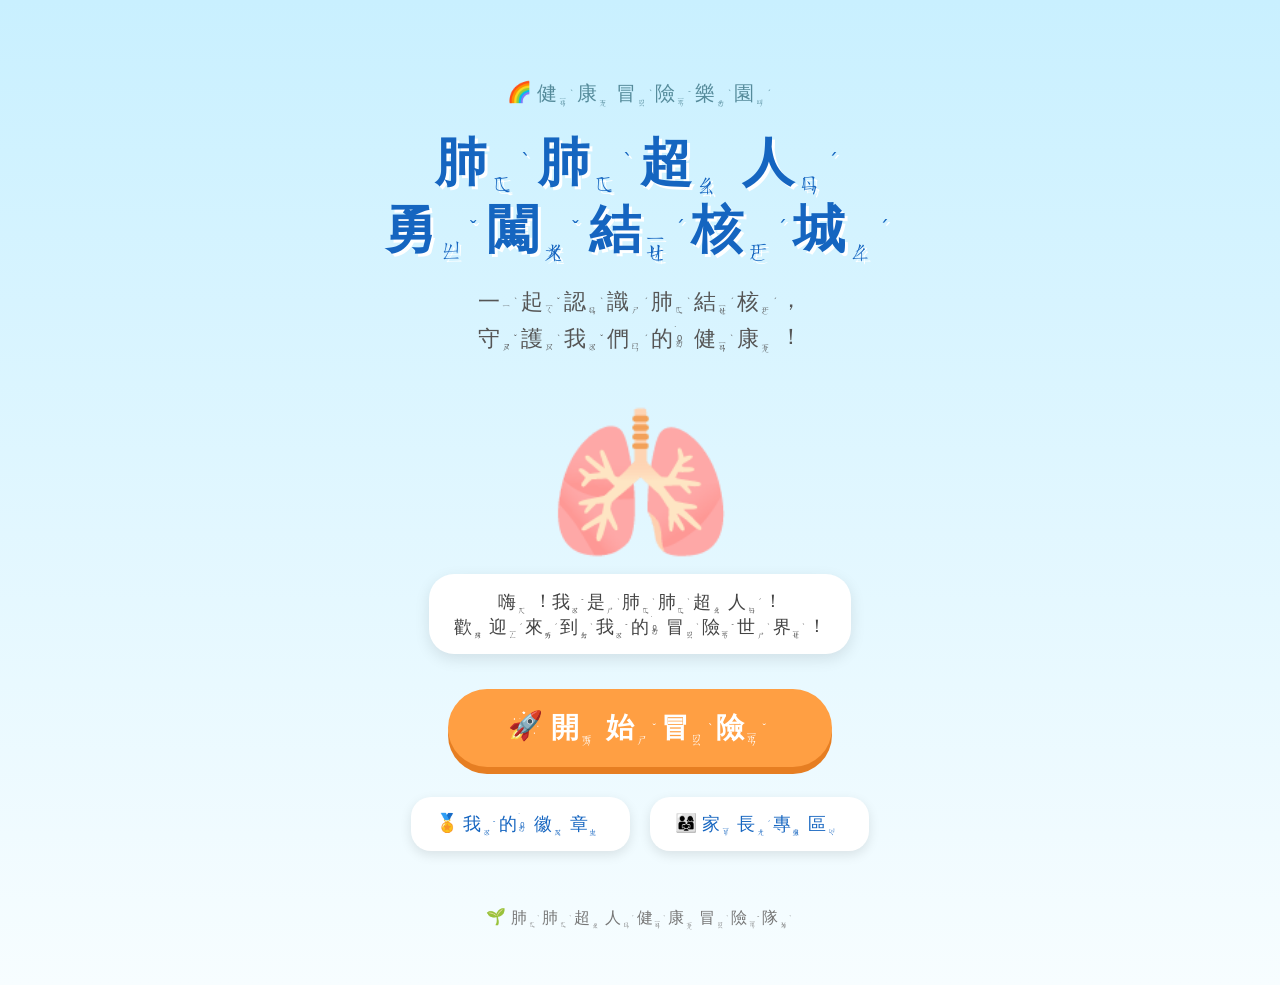
<file: index.html>
<!DOCTYPE html>
<html lang="zh-Hant">

<head>

    <meta charset="UTF-8">

    <meta name="viewport" content="width=device-width, initial-scale=1.0">

    <title>肺肺超人勇闖結核城</title>

    <link rel="stylesheet" href="css/style.css">

</head>

<body>

    <!-- 首頁 -->

    <main class="home">

        <!-- 標題 -->

        <section class="title-area">

            <p class="small-title">🌈 健康冒險樂園</p>

            <h1>肺肺超人<br>勇闖結核城</h1>

            <p class="subtitle">
                一起認識肺結核，<br>
                守護我們的健康！
            </p>

        </section>


        <!-- 肺肺超人 -->

        <section class="hero">

            <div class="lung-character">
                🫁
            </div>

            <div class="speech">
                嗨！我是肺肺超人！<br>
                歡迎來到我的冒險世界！
            </div>

        </section>


        <!-- 開始按鈕 -->

        <section class="start-area">

            <button class="start-button" onclick="startGame()">
                🚀 開始冒險
            </button>

        </section>


        <!-- 功能按鈕 -->

        <section class="menu">

            <button class="menu-button">
                🏅 我的徽章
            </button>

            <button class="menu-button">
                👨‍👩‍👧 家長專區
            </button>

        </section>


        <!-- 底部 -->

        <footer>

            <p>🌱 肺肺超人健康冒險隊</p>

        </footer>

    </main>


    <script src="js/script.js"></script>
<script src="js/zhuyin-data.js"></script>
<script src="js/zhuyin.js"></script>



</body>

</html>
</file>
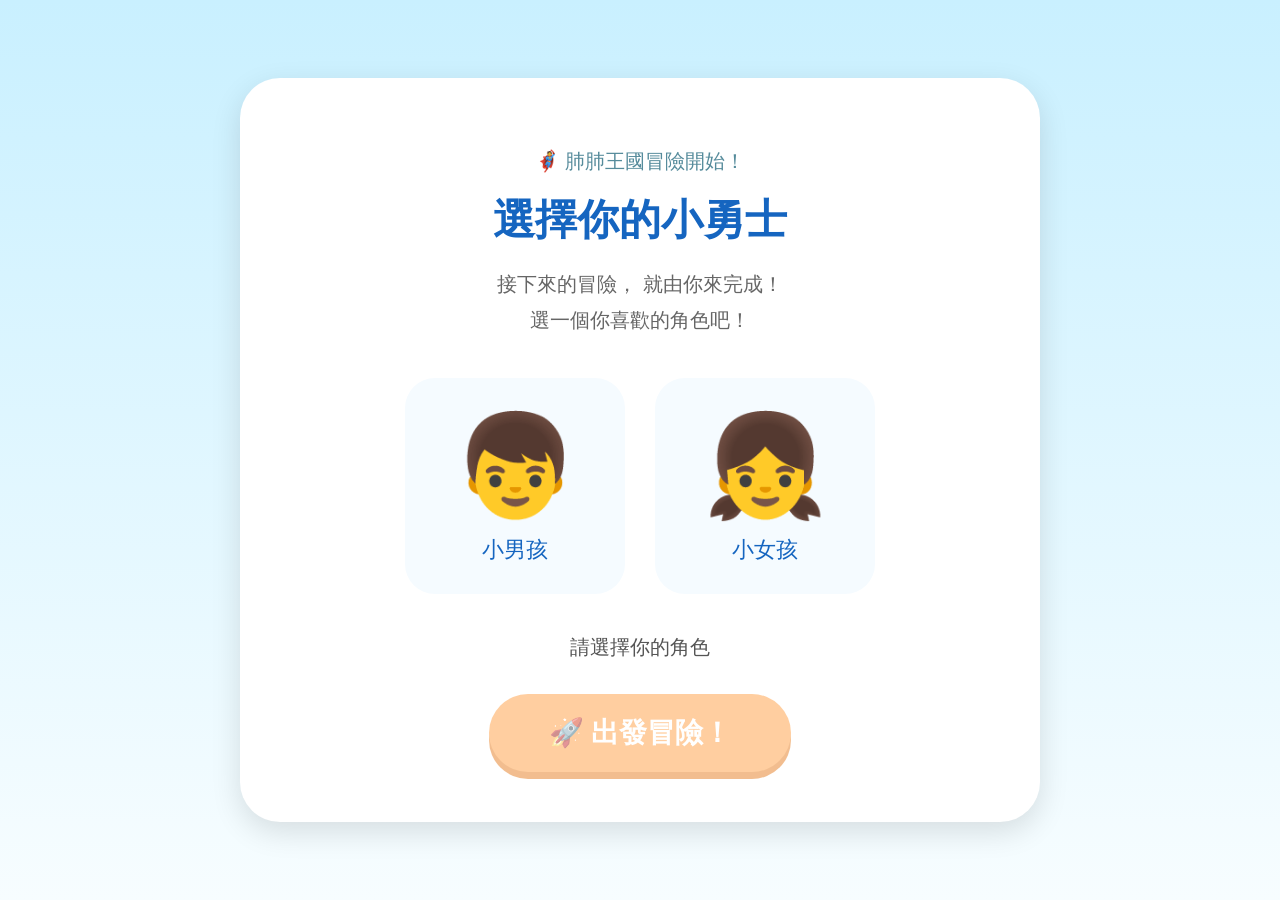
<file: character.html>
<!DOCTYPE html>
<html lang="zh-Hant">

<head>

    <meta charset="UTF-8">

    <meta
        name="viewport"
        content="width=device-width, initial-scale=1.0"
    >

    <title>選擇小勇士</title>

    <link rel="stylesheet" href="css/style.css">

</head>


<body>

    <main class="character-page">

        <div class="character-card">

            <p class="small-title">
                🦸 肺肺王國冒險開始！
            </p>


            <h1>
                選擇你的小勇士
            </h1>


            <p class="character-intro">

                接下來的冒險，
                就由你來完成！

                <br>

                選一個你喜歡的角色吧！

            </p>


            <div class="character-options">


                <!-- 男孩 -->

                <button
                    class="character-choice"
                    onclick="selectCharacter('boy')"
                >

                    <div class="character-icon">
                        👦
                    </div>

                    <div>
                        小男孩
                    </div>

                </button>


                <!-- 女孩 -->

                <button
                    class="character-choice"
                    onclick="selectCharacter('girl')"
                >

                    <div class="character-icon">
                        👧
                    </div>

                    <div>
                        小女孩
                    </div>

                </button>


            </div>


            <div
                id="selected-message"
                class="selected-message"
            >

                請選擇你的角色

            </div>


            <button
                id="confirm-button"
                class="start-button"
                onclick="confirmCharacter()"
                disabled
            >

                🚀 出發冒險！

            </button>


        </div>

    </main>


    <script src="js/script.js"></script>

<script src="js/zhuyin.js"></script>

</body>

</html>
</file>
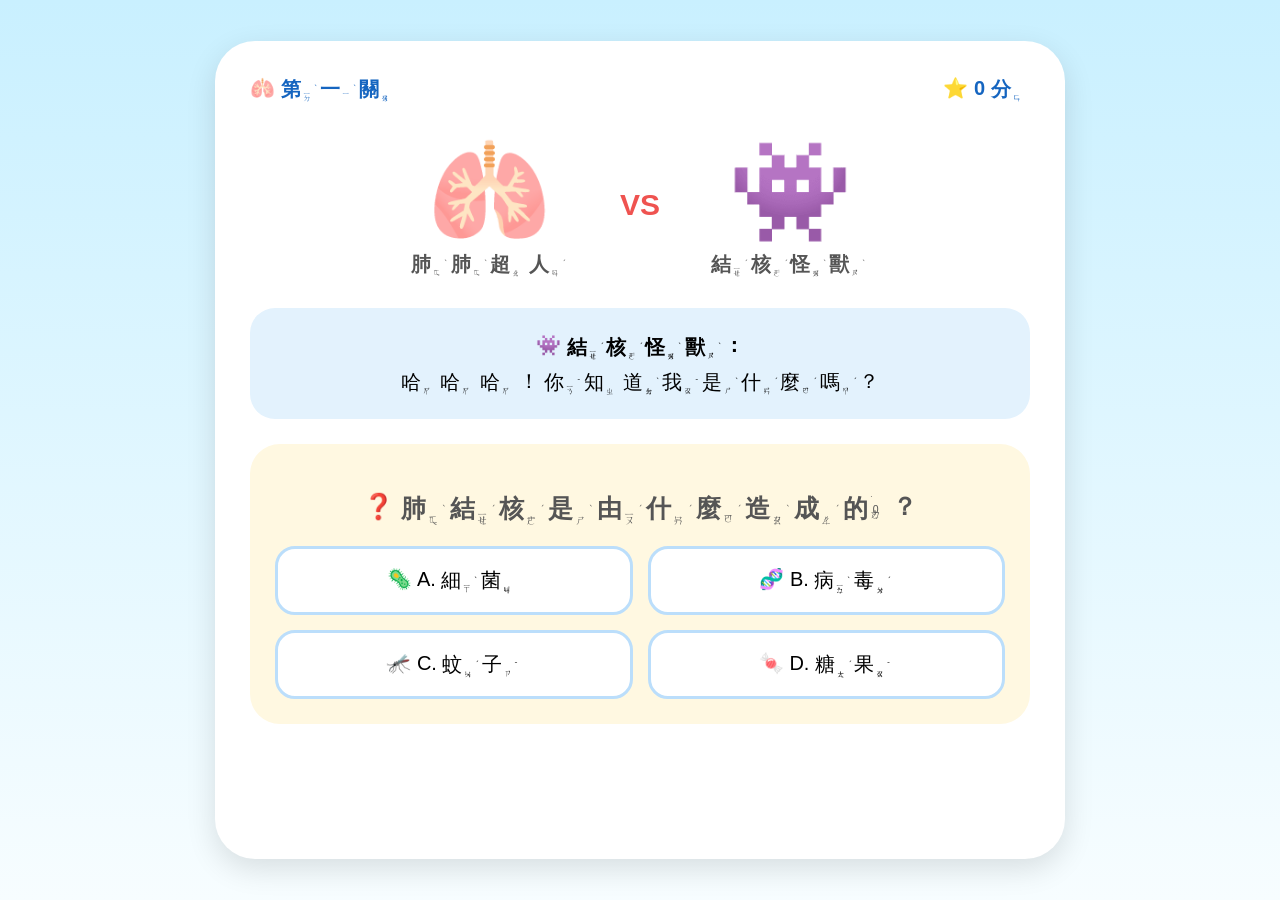
<file: level1.html>
<!DOCTYPE html>
<html lang="zh-Hant">

<head>

    <meta charset="UTF-8">

    <meta
        name="viewport"
        content="width=device-width, initial-scale=1.0"
    >

    <title>第一關｜認識肺結核</title>

    <link rel="stylesheet" href="css/style.css">

</head>


<body>

    <main class="game-page">

        <div class="game-card">


            <!-- 上方資訊 -->

            <div class="game-header">

                <span>
                    🫁 第一關
                </span>

                <span id="score">
                    ⭐ 0 分
                </span>

            </div>


            <!-- 角色 -->

            <div class="game-characters">

                <div class="game-character">

                    <div class="character-big">
                        🫁
                    </div>

                    <div class="character-name">
                        肺肺超人
                    </div>

                </div>


                <div class="game-vs">
                    VS
                </div>


                <div class="game-character">

                    <div
                        id="monster"
                        class="character-big monster-character"
                    >
                        👾
                    </div>

                    <div class="character-name">
                        結核怪獸
                    </div>

                </div>

            </div>


            <!-- 對話 -->

            <div class="game-message">

                <strong>
                    👾 結核怪獸：
                </strong>

                <br>

                哈哈哈！
                你知道我是什麼嗎？

            </div>


            <!-- 題目 -->

            <div class="question-box">

                <h2>
                    ❓ 肺結核是由什麼造成的？
                </h2>


                <div class="answer-options">


                    <button
                        class="answer"
                        onclick="checkAnswer('bacteria')"
                    >

                        🦠 A. 細菌

                    </button>


                    <button
                        class="answer"
                        onclick="checkAnswer('virus')"
                    >

                        🧬 B. 病毒

                    </button>


                    <button
                        class="answer"
                        onclick="checkAnswer('mosquito')"
                    >

                        🦟 C. 蚊子

                    </button>


                    <button
                        class="answer"
                        onclick="checkAnswer('candy')"
                    >

                        🍬 D. 糖果

                    </button>


                </div>

            </div>


            <!-- 回饋 -->

            <div
                id="feedback"
                class="feedback"
            ></div>


            <!-- 下一步 -->

            <button
                id="next-button"
                class="start-button"
                onclick="finishLevel1()"
                style="display:none;"
            >

                🎉 完成第一關

            </button>


        </div>

    </main>


    <script src="js/script.js"></script>




<script src="js/zhuyin-data.js"></script>
<script src="js/zhuyin.js"></script>


</body>

</html>
</file>
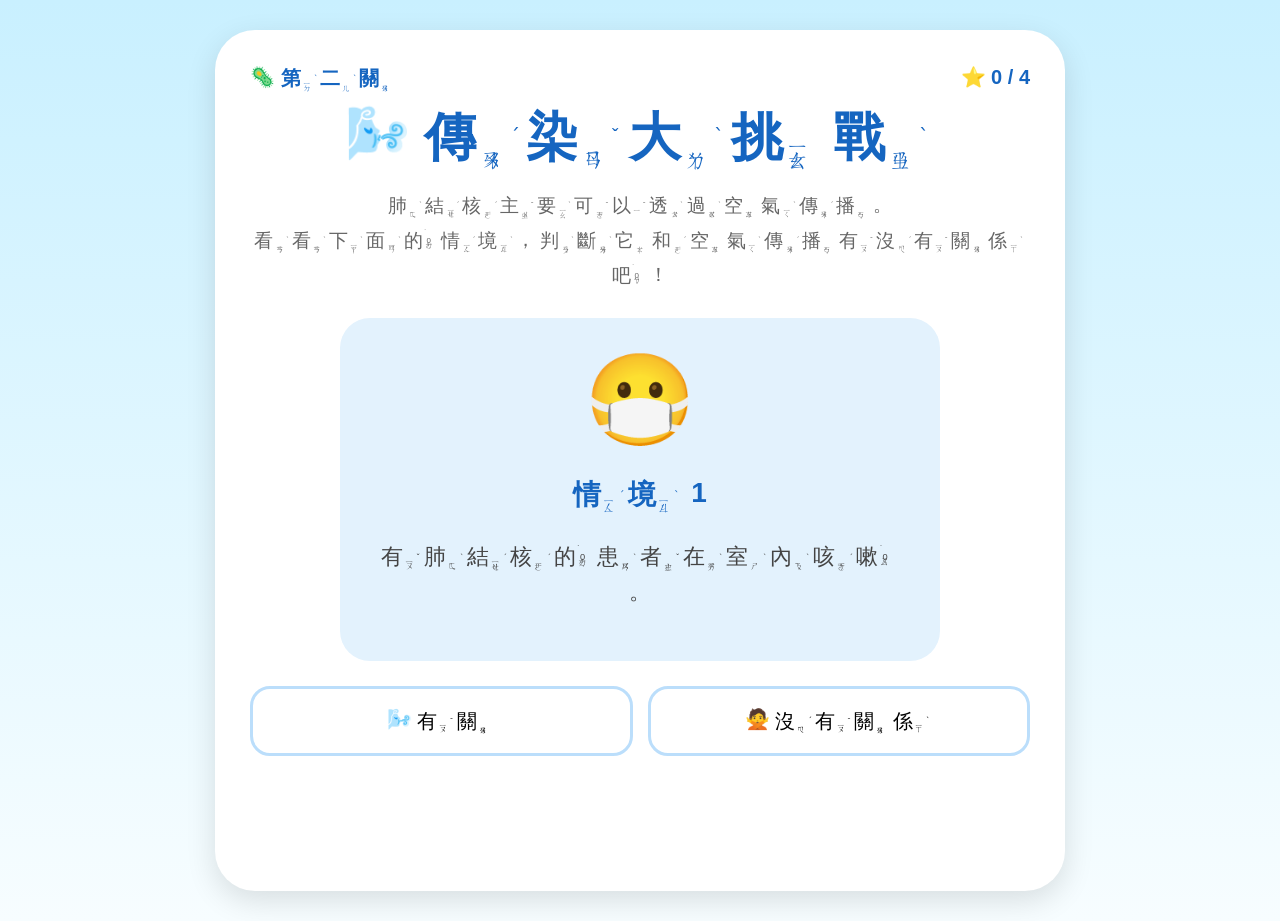
<file: level2.html>
<!DOCTYPE html>
<html lang="zh-Hant">

<head>

    <meta charset="UTF-8">

    <meta
        name="viewport"
        content="width=device-width, initial-scale=1.0"
    >

    <title>第二關｜傳染大挑戰</title>

    <link rel="stylesheet" href="css/style.css">

</head>


<body>

    <main class="game-page">

        <div class="game-card">


            <!-- 標題 -->

            <div class="game-header">

                <span>
                    🦠 第二關
                </span>

                <span id="level2-score">
                    ⭐ 0 / 4
                </span>

            </div>


            <h1>
                🌬️ 傳染大挑戰
            </h1>


            <p class="level-description">

                肺結核主要可以透過空氣傳播。

                <br>

                看看下面的情境，
                判斷它和空氣傳播有沒有關係吧！

            </p>


            <!-- 情境 -->

            <div class="scenario-box">

                <div
                    id="scenario-icon"
                    class="scenario-icon"
                >
                    😷
                </div>


                <h2 id="scenario-title">

                    情境 1

                </h2>


                <p id="scenario-text">

                    有肺結核的患者在室內咳嗽。

                </p>

            </div>


            <!-- 選擇 -->

            <div class="answer-options">


                <button
                    class="answer"
                    onclick="answerLevel2(true)"
                >

                    🌬️ 有關

                </button>


                <button
                    class="answer"
                    onclick="answerLevel2(false)"
                >

                    🙅 沒有關係

                </button>


            </div>


            <!-- 回饋 -->

            <div
                id="level2-feedback"
                class="feedback"
            ></div>


            <!-- 下一題 -->

            <button
                id="next-question"
                class="start-button"
                onclick="nextLevel2Question()"
                style="display:none;"
            >

                👉 下一題

            </button>


            <!-- 完成 -->

            <button
                id="finish-level2"
                class="start-button"
                onclick="finishLevel2()"
                style="display:none;"
            >

                🏅 完成第二關

            </button>


        </div>

    </main>


    <script src="js/script.js"></script>




<script src="js/zhuyin-data.js"></script>
<script src="js/zhuyin.js"></script>


</body>

</html>
</file>
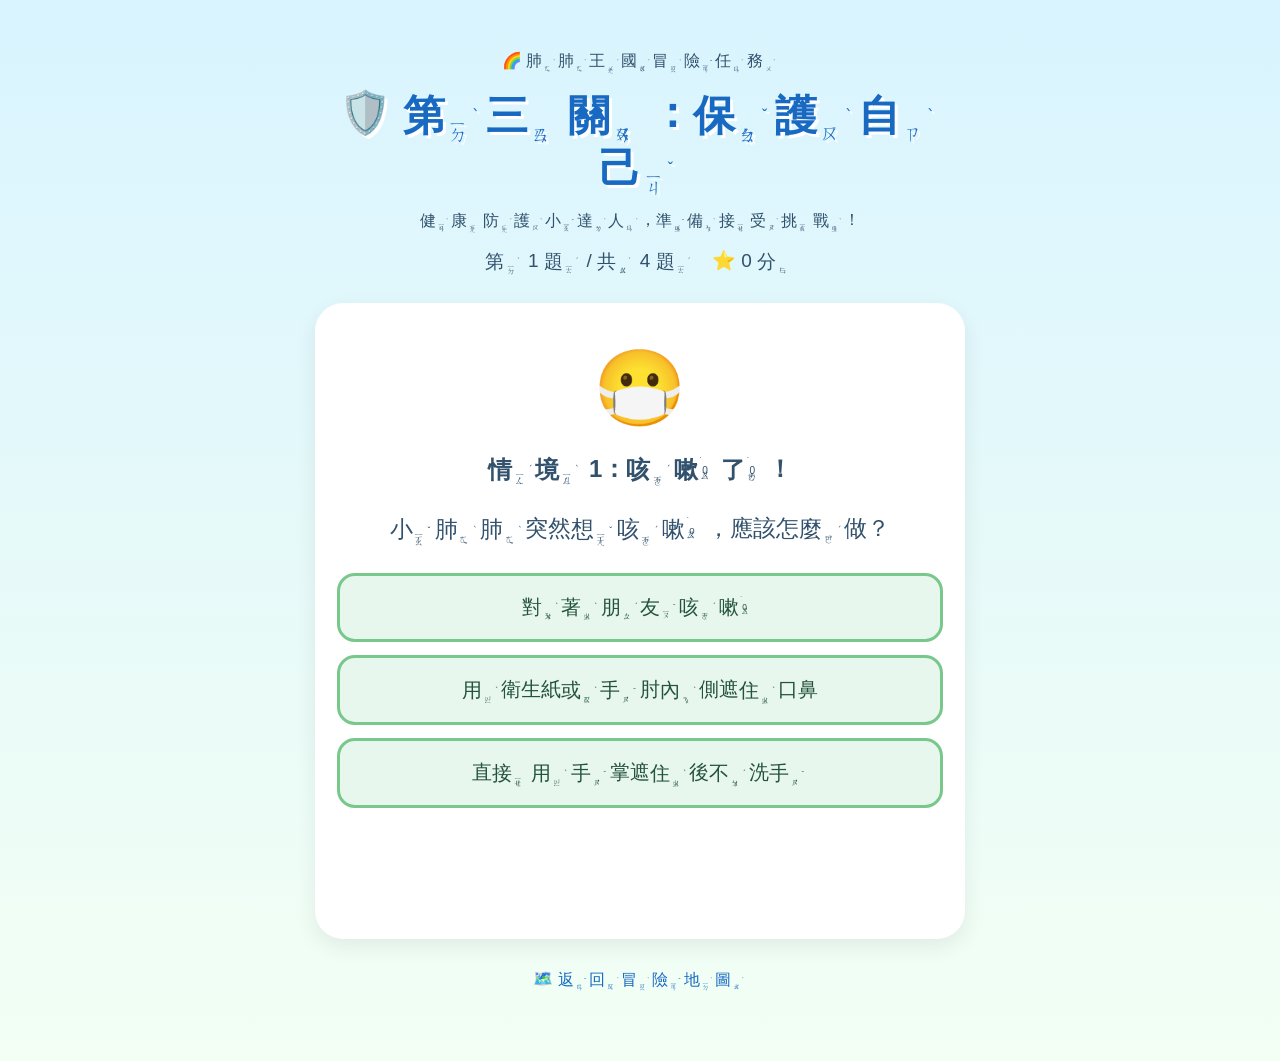
<file: level3.html>
<!DOCTYPE html>
<html lang="zh-Hant">
<head>
  <meta charset="UTF-8">
  <meta name="viewport"
        content="width=device-width, initial-scale=1.0">
  <title>第三關｜保護自己－肺肺王國</title>
  <link rel="stylesheet" href="css/style.css">

  <style>
    .level3-page {
      min-height: 100vh;
      padding: 35px 16px 70px;
      text-align: center;
      background: linear-gradient(#d9f4ff, #f3fff4);
      color: #31516c;
    }

    .level3-container {
      max-width: 650px;
      margin: 0 auto;
    }

    .level3-title {
      color: #1769c2;
      font-size: clamp(28px, 6vw, 42px);
      margin: 15px 0;
    }

    .level3-card {
      background: white;
      border-radius: 28px;
      padding: 30px 22px;
      margin-top: 28px;
      box-shadow: 0 8px 22px #00000012;
    }

    .level3-icon {
      font-size: 75px;
      margin: 12px 0;
    }

    .level3-question {
      font-size: 23px;
      line-height: 1.8;
      margin: 22px 0;
    }

    .level3-answer {
      display: block;
      width: 100%;
      padding: 18px;
      margin: 13px 0;
      background: #e8f7ee;
      border: 3px solid #78c78b;
      border-radius: 18px;
      color: #24533b;
      font-size: 20px;
      cursor: pointer;
    }

    .level3-answer:hover {
      background: #d3f0df;
    }

    .level3-answer:disabled {
      cursor: default;
      opacity: 0.8;
    }

    .level3-feedback {
      min-height: 65px;
      margin: 18px 0;
      font-size: 19px;
      line-height: 1.7;
      font-weight: bold;
    }

    .level3-next {
      display: none;
      padding: 15px 35px;
      background: #ff9f43;
      border: none;
      border-radius: 30px;
      color: white;
      font-size: 21px;
      cursor: pointer;
    }

    .level3-progress {
      font-size: 19px;
      margin-top: 15px;
    }

    .level3-back {
      display: inline-block;
      margin-top: 30px;
      color: #1769c2;
      text-decoration: none;
    }
  </style>
</head>

<body class="level3-page">

  <main class="level3-container">
    <p>🌈 肺肺王國冒險任務</p>

    <h1 class="level3-title">
      🛡️ 第三關：保護自己
    </h1>

    <p>健康防護小達人，準備接受挑戰！</p>

    <div class="level3-progress" id="progress">
      第 1 題 / 共 4 題
    </div>

    <section class="level3-card" id="game-card">
      <div class="level3-icon" id="question-icon">
        😷
      </div>

      <h2 id="question-title">情境 1</h2>

      <p class="level3-question" id="question-text"></p>

      <div id="answer-options"></div>

      <p class="level3-feedback" id="feedback"
         aria-live="polite"></p>

      <button class="level3-next" id="next-button"
              onclick="nextQuestion()">
        下一題 ➡️
      </button>
    </section>

    <a class="level3-back" href="map.html">
      🗺️ 返回冒險地圖
    </a>
  </main>

  <script>
    const questions = [
      {
        icon: "😷",
        title: "情境 1：咳嗽了！",
        text: "小肺肺突然想咳嗽，應該怎麼做？",
        options: [
          "對著朋友咳嗽",
          "用衛生紙或手肘內側遮住口鼻",
          "直接用手掌遮住後不洗手"
        ],
        correct: 1,
        explanation: "咳嗽時要遮住口鼻，使用過的衛生紙要丟進垃圾桶，並清潔雙手。"
      },
      {
        icon: "🌬️",
        title: "情境 2：教室的空氣",
        text: "教室空氣不流通時，哪一個做法比較好？",
        options: [
          "在安全且適合的情況下改善通風",
          "把所有門窗關緊",
          "完全不需要注意空氣"
        ],
        correct: 0,
        explanation: "改善室內通風，有助於降低空氣中病菌累積的風險。"
      },
      {
        icon: "🏥",
        title: "情境 3：身體不舒服",
        text: "如果持續咳嗽、發燒或身體不舒服，應該怎麼辦？",
        options: [
          "一直忍耐，不告訴任何人",
          "自己亂吃藥",
          "告訴家長或照顧者，並尋求醫療協助"
        ],
        correct: 2,
        explanation: "身體不舒服要告訴大人，必要時由醫護人員協助評估。"
      },
      {
        icon: "🛡️",
        title: "情境 4：一起守護健康",
        text: "如果朋友正在接受肺結核治療，我們應該怎麼做？",
        options: [
          "嘲笑朋友，不再和他說話",
          "關心朋友，並遵守醫護人員的防護建議",
          "要求所有人永遠遠離朋友"
        ],
        correct: 1,
        explanation: "肺結核可以治療，我們可以關心朋友，也要遵守醫護人員的防護指示。"
      }
    ];

    let currentQuestion = 0;
    let score = 0;
    let answered = false;

    function showQuestion() {
      const question = questions[currentQuestion];
      answered = false;

      document.getElementById("progress").textContent =
        `第 ${currentQuestion + 1} 題 / 共 ${questions.length} 題　⭐ ${score} 分`;

      document.getElementById("question-icon").textContent =
        question.icon;

      document.getElementById("question-title").textContent =
        question.title;

      document.getElementById("question-text").textContent =
        question.text;

      document.getElementById("feedback").textContent = "";

      document.getElementById("next-button").style.display =
        "none";

      const container =
        document.getElementById("answer-options");

      container.innerHTML = "";

      question.options.forEach((option, index) => {
        const button = document.createElement("button");

        button.className = "level3-answer";
        button.textContent = option;
        button.onclick = () => checkLevel3Answer(index);

        container.appendChild(button);
      });
    }

    function checkLevel3Answer(selected) {
      if (answered) return;

      answered = true;

      const question = questions[currentQuestion];
      const correct = selected === question.correct;

      if (correct) score++;

      document.querySelectorAll(".level3-answer")
        .forEach(button => {
          button.disabled = true;
        });

      const feedback =
        document.getElementById("feedback");

      feedback.textContent =
        (correct ? "🎉 答對了！ " : "💡 一起學習！ ") +
        question.explanation;

      feedback.style.color =
        correct ? "#2e8b57" : "#d46b28";

      document.getElementById("progress").textContent =
        `第 ${currentQuestion + 1} 題 / 共 ${questions.length} 題　⭐ ${score} 分`;

      const nextButton =
        document.getElementById("next-button");

      nextButton.textContent =
        currentQuestion === questions.length - 1
          ? "領取防護盾牌 🛡️"
          : "下一題 ➡️";

      nextButton.style.display = "inline-block";
    }

    function nextQuestion() {
      if (!answered) return;

      currentQuestion++;

      if (currentQuestion < questions.length) {
        showQuestion();
      } else {
        localStorage.setItem("level3Completed", "true");

        alert(
          `🎉 恭喜完成第三關！\n` +
          `你答對 ${score} / 4 題！\n` +
          `獲得健康防護盾牌 🛡️`
        );

        window.location.href = "map.html";
      }
    }

    showQuestion();
  </script>


<script src="js/zhuyin-data.js"></script>
<script src="js/zhuyin.js"></script>



</body>
</html>
</file>
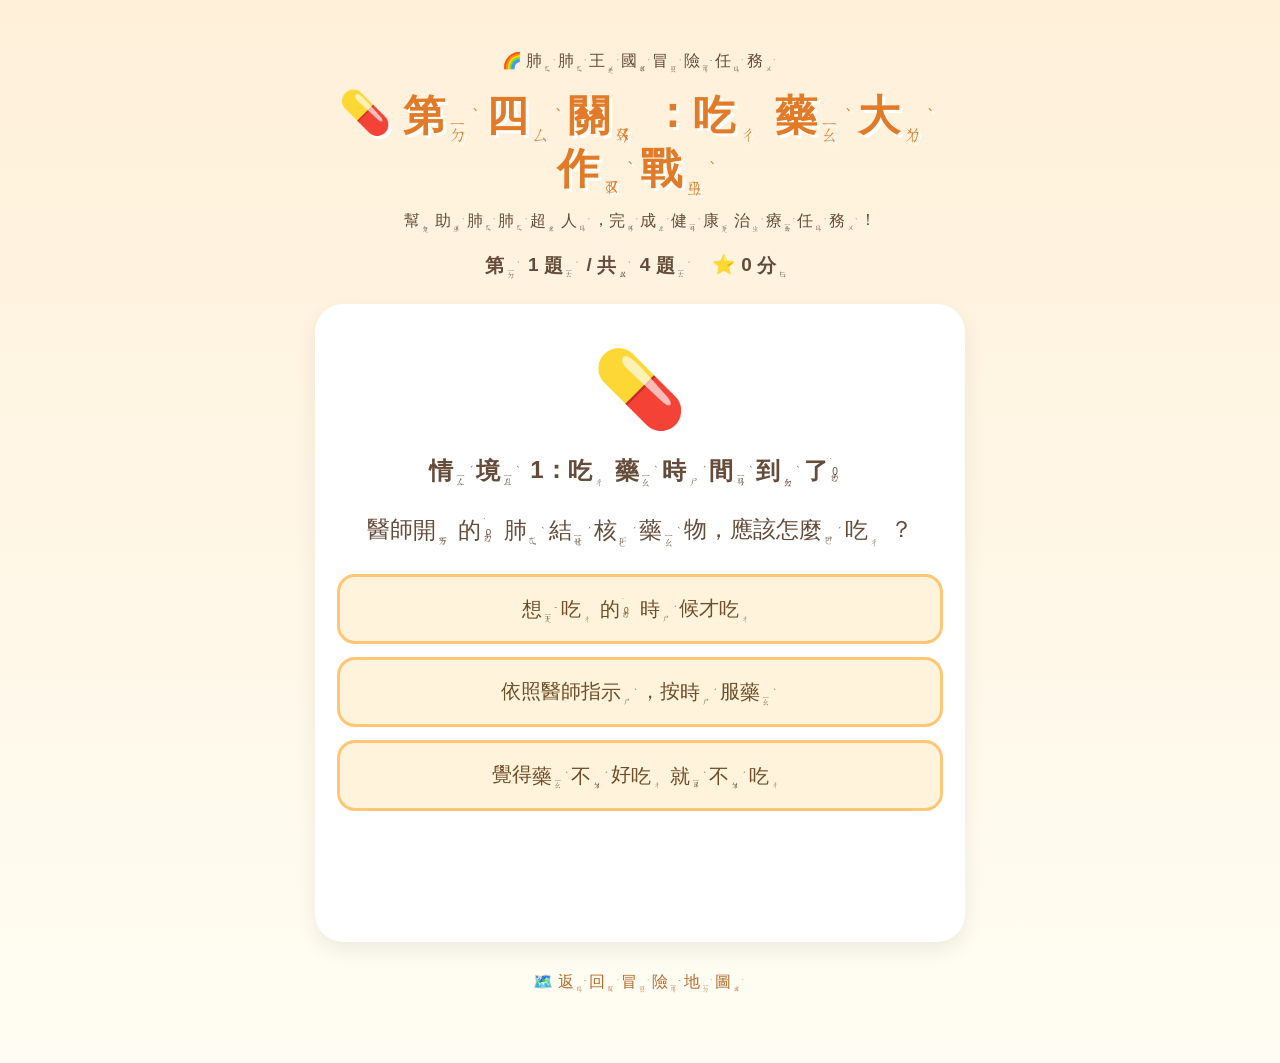
<file: level4.html>
<!DOCTYPE html>
<html lang="zh-Hant">
<head>
  <meta charset="UTF-8">
  <meta name="viewport" content="width=device-width, initial-scale=1.0">
  <title>第四關｜吃藥大作戰－肺肺王國</title>

  <link rel="stylesheet" href="css/style.css">

  <style>
    .level4-page {
      min-height: 100vh;
      padding: 35px 16px 70px;
      background: linear-gradient(#fff0d9, #fffdf3);
      color: #654b39;
      text-align: center;
    }

    .level4-container {
      max-width: 650px;
      margin: 0 auto;
    }

    .level4-title {
      color: #e17b28;
      font-size: clamp(28px, 6vw, 42px);
      margin: 15px 0;
    }

    .level4-progress {
      font-size: 19px;
      margin: 20px 0;
      font-weight: bold;
    }

    .level4-card {
      background: white;
      border-radius: 28px;
      padding: 30px 22px;
      margin-top: 25px;
      box-shadow: 0 8px 22px #00000012;
    }

    .level4-icon {
      font-size: 75px;
      margin: 12px 0;
    }

    .level4-question {
      font-size: 23px;
      line-height: 1.8;
      margin: 22px 0;
    }

    .level4-answer {
      display: block;
      width: 100%;
      padding: 18px;
      margin: 13px 0;
      background: #fff3db;
      border: 3px solid #ffc675;
      border-radius: 18px;
      color: #704d27;
      font-size: 20px;
      cursor: pointer;
    }

    .level4-answer:hover {
      background: #ffe8bc;
    }

    .level4-answer:disabled {
      cursor: default;
      opacity: 0.8;
    }

    .level4-feedback {
      min-height: 65px;
      margin: 18px 0;
      font-size: 19px;
      line-height: 1.7;
      font-weight: bold;
    }

    .level4-next {
      display: none;
      padding: 15px 35px;
      background: #ff9f43;
      border: none;
      border-radius: 30px;
      color: white;
      font-size: 21px;
      cursor: pointer;
    }

    .level4-back {
      display: inline-block;
      margin-top: 30px;
      color: #b66b2d;
      text-decoration: none;
    }
  </style>
</head>

<body class="level4-page">

  <main class="level4-container">

    <p>🌈 肺肺王國冒險任務</p>

    <h1 class="level4-title">
      💊 第四關：吃藥大作戰
    </h1>

    <p>幫助肺肺超人，完成健康治療任務！</p>

    <div class="level4-progress" id="progress">
      第 1 題 / 共 4 題
    </div>

    <section class="level4-card">

      <div class="level4-icon" id="question-icon">
        💊
      </div>

      <h2 id="question-title">情境 1</h2>

      <p class="level4-question" id="question-text"></p>

      <div id="answer-options"></div>

      <p
        class="level4-feedback"
        id="feedback"
        aria-live="polite">
      </p>

      <button
        class="level4-next"
        id="next-button"
        onclick="nextQuestion()">
        下一題 ➡️
      </button>

    </section>

    <a class="level4-back" href="map.html">
      🗺️ 返回冒險地圖
    </a>

  </main>

  <script>
    const questions = [
      {
        icon: "💊",
        title: "情境 1：吃藥時間到了",
        text: "醫師開的肺結核藥物，應該怎麼吃？",
        options: [
          "想吃的時候才吃",
          "依照醫師指示，按時服藥",
          "覺得藥不好吃就不吃"
        ],
        correct: 1,
        explanation:
          "肺結核治療需要規律服藥，應依照醫師及醫療團隊的指示完成治療。"
      },
      {
        icon: "😊",
        title: "情境 2：感覺好多了",
        text: "肺肺超人吃藥一段時間後，覺得不再咳嗽了，應該怎麼做？",
        options: [
          "自己決定停止吃藥",
          "把剩下的藥送給朋友",
          "繼續依照醫師指示服藥"
        ],
        correct: 2,
        explanation:
          "即使症狀改善，也不能自行停藥，應由醫師評估治療進度。"
      },
      {
        icon: "🩺",
        title: "情境 3：吃藥後不舒服",
        text: "如果吃藥後出現不舒服的情況，應該怎麼辦？",
        options: [
          "立刻告訴家長或照顧者，並聯絡醫療團隊",
          "自己偷偷減少藥量",
          "什麼都不說，繼續忍耐"
        ],
        correct: 0,
        explanation:
          "服藥後若有不舒服，要及時告訴大人並聯絡醫療團隊，不要自行調整藥物。"
      },
      {
        icon: "📅",
        title: "情境 4：忘記吃藥了",
        text: "如果發現忘記吃肺結核藥物，應該怎麼做？",
        options: [
          "下一次自己吃雙倍的藥",
          "告訴家長或照顧者，詢問醫療團隊如何處理",
          "以後都不用吃了"
        ],
        correct: 1,
        explanation:
          "漏服藥物時，不要自行補吃雙倍劑量，應依醫療團隊的個別指示處理。"
      }
    ];

    let currentQuestion = 0;
    let score = 0;
    let answered = false;

    function showQuestion() {
      const question = questions[currentQuestion];
      answered = false;

      document.getElementById("progress").textContent =
        `第 ${currentQuestion + 1} 題 / 共 ${questions.length} 題　⭐ ${score} 分`;

      document.getElementById("question-icon").textContent =
        question.icon;

      document.getElementById("question-title").textContent =
        question.title;

      document.getElementById("question-text").textContent =
        question.text;

      document.getElementById("feedback").textContent = "";

      document.getElementById("next-button").style.display =
        "none";

      const container =
        document.getElementById("answer-options");

      container.innerHTML = "";

      question.options.forEach((option, index) => {
        const button = document.createElement("button");

        button.className = "level4-answer";
        button.textContent = option;
        button.onclick = () => checkAnswer(index);

        container.appendChild(button);
      });
    }

    function checkAnswer(selected) {
      if (answered) return;

      answered = true;

      const question = questions[currentQuestion];
      const correct = selected === question.correct;

      if (correct) score++;

      document.querySelectorAll(".level4-answer")
        .forEach(button => {
          button.disabled = true;
        });

      const feedback =
        document.getElementById("feedback");

      feedback.textContent =
        (correct ? "🎉 答對了！ " : "💡 一起學習！ ") +
        question.explanation;

      feedback.style.color =
        correct ? "#2e8b57" : "#d46b28";

      document.getElementById("progress").textContent =
        `第 ${currentQuestion + 1} 題 / 共 ${questions.length} 題　⭐ ${score} 分`;

      const nextButton =
        document.getElementById("next-button");

      nextButton.textContent =
        currentQuestion === questions.length - 1
          ? "領取健康勇士徽章 🏅"
          : "下一題 ➡️";

      nextButton.style.display = "inline-block";
    }

    function nextQuestion() {
      if (!answered) return;

      currentQuestion++;

      if (currentQuestion < questions.length) {
        showQuestion();
      } else {
        localStorage.setItem("level4Completed", "true");

        alert(
          `🎉 恭喜完成第四關！\n` +
          `你答對 ${score} / 4 題！\n` +
          `獲得健康勇士徽章 🏅`
        );

        window.location.href = "map.html";
      }
    }

    showQuestion();
  </script>


<script src="js/zhuyin-data.js"></script>
<script src="js/zhuyin.js"></script>


</body>
</html>
</file>
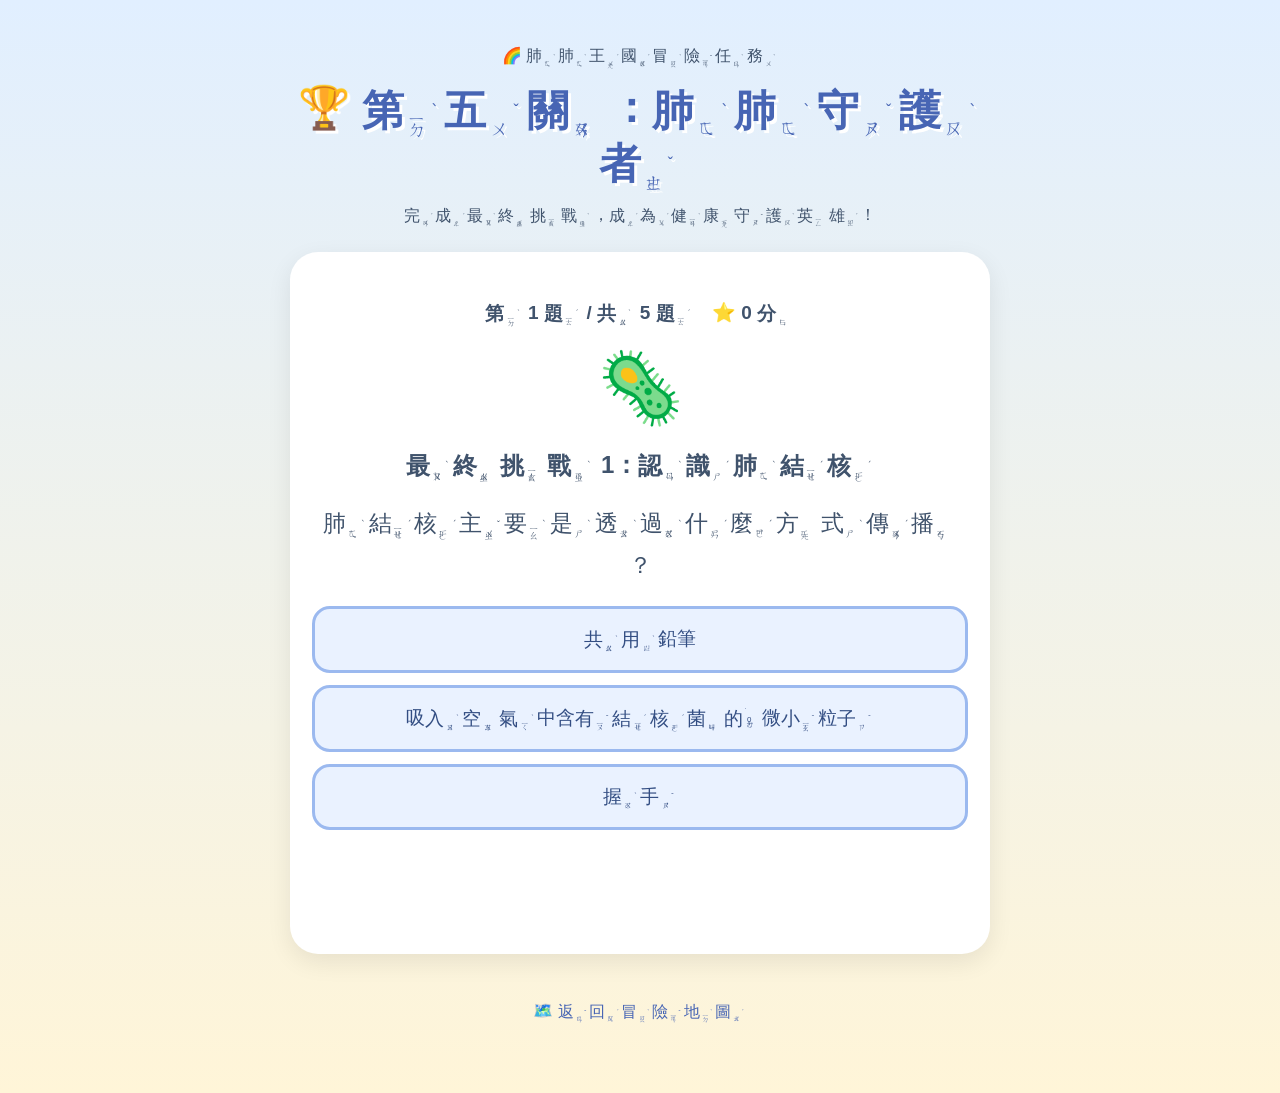
<file: level5.html>
<!DOCTYPE html>
<html lang="zh-Hant">
<head>
  <meta charset="UTF-8">
  <meta name="viewport" content="width=device-width, initial-scale=1.0">
  <title>第五關｜肺肺守護者－肺肺王國</title>
  <link rel="stylesheet" href="css/style.css">

  <style>
    .level5-page {
      min-height: 100vh;
      padding: 30px 16px 70px;
      background: linear-gradient(180deg, #e1efff, #fff5d8);
      color: #40536c;
      text-align: center;
    }

    .level5-container {
      max-width: 700px;
      margin: 0 auto;
    }

    .level5-title {
      color: #4765b4;
      font-size: clamp(28px, 6vw, 42px);
      margin: 15px 0;
    }

    .level5-card {
      background: #ffffff;
      border-radius: 28px;
      padding: 28px 22px;
      margin: 25px auto;
      box-shadow: 0 8px 24px #00000015;
    }

    .level5-icon {
      font-size: 70px;
      margin: 12px 0;
    }

    .level5-progress {
      font-size: 19px;
      font-weight: bold;
      margin: 20px 0;
    }

    .level5-question {
      font-size: 23px;
      line-height: 1.8;
      margin: 20px 0;
    }

    .level5-answer {
      display: block;
      width: 100%;
      margin: 12px 0;
      padding: 17px;
      background: #eaf2ff;
      border: 3px solid #9bb9ef;
      border-radius: 18px;
      color: #334e83;
      font-size: 19px;
      cursor: pointer;
    }

    .level5-answer:hover {
      background: #dceaff;
    }

    .level5-answer:disabled {
      cursor: default;
      opacity: 0.8;
    }

    .level5-feedback {
      min-height: 60px;
      font-size: 19px;
      line-height: 1.7;
      font-weight: bold;
      margin: 18px 0;
    }

    .level5-button {
      padding: 14px 28px;
      background: #ffab4a;
      border: none;
      border-radius: 30px;
      color: white;
      font-size: 20px;
      cursor: pointer;
      margin: 8px;
    }

    #next-button {
      display: none;
    }

    #finish-screen {
      display: none;
    }

    #certificate {
      display: none;
      background: #fffdf4;
      border: 8px double #e2b44f;
      border-radius: 18px;
      padding: 32px 18px;
      margin: 25px auto;
      color: #65502c;
    }

    .certificate-title {
      color: #b57c18;
      font-size: clamp(27px, 6vw, 38px);
    }

    .certificate-name {
      font-size: 30px;
      font-weight: bold;
      color: #4865b4;
      margin: 25px 0;
      overflow-wrap: anywhere;
    }

    .certificate-message {
      font-size: 19px;
      line-height: 1.9;
    }

    .level5-name-input {
      width: 100%;
      max-width: 300px;
      padding: 14px;
      border: 2px solid #a6b8df;
      border-radius: 12px;
      font-size: 20px;
      text-align: center;
    }

    .level5-back {
      display: inline-block;
      margin-top: 22px;
      color: #4765b4;
      text-decoration: none;
    }

    @media print {
      body.level5-page {
        background: white !important;
        padding: 0;
      }

      .level5-container > h1,
      .level5-container > p,
      #game-screen,
      #finish-screen,
      .level5-back,
      #print-button {
        display: none !important;
      }

      #certificate {
        display: block !important;
        box-shadow: none;
        margin: 25px auto;
        break-inside: avoid;
      }
    }
  </style>
</head>

<body class="level5-page">

  <main class="level5-container">

    <p>🌈 肺肺王國冒險任務</p>

    <h1 class="level5-title">
      🏆 第五關：肺肺守護者
    </h1>

    <p>完成最終挑戰，成為健康守護英雄！</p>

    <!-- 最終挑戰遊戲 -->
    <section class="level5-card" id="game-screen">

      <div class="level5-progress" id="progress">
        第 1 題 / 共 5 題
      </div>

      <div class="level5-icon" id="question-icon">
        🦠
      </div>

      <h2 id="question-title">最終挑戰</h2>

      <p class="level5-question" id="question-text"></p>

      <div id="answer-options"></div>

      <p
        class="level5-feedback"
        id="feedback"
        aria-live="polite">
      </p>

      <button
        class="level5-button"
        id="next-button"
        onclick="nextQuestion()">
        下一題 ➡️
      </button>

    </section>

    <!-- 完成畫面 -->
    <section class="level5-card" id="finish-screen">

      <div class="level5-icon">🎉🏅🎉</div>

      <h2>恭喜完成肺肺王國冒險！</h2>

      <p id="final-score"></p>

      <p>你已經學會許多守護健康的知識！</p>

      <p>請輸入你的暱稱，領取專屬證書：</p>

      <input
        class="level5-name-input"
        id="hero-name"
        type="text"
        maxlength="20"
        placeholder="例如：小肺肺"
        aria-label="守護者暱稱"
      >

      <div>
        <button
          class="level5-button"
          onclick="createCertificate()">
          📜 領取守護者證書
        </button>
      </div>

      <button
        class="level5-button"
        onclick="restartGame()">
        🔄 再玩一次
      </button>

    </section>

    <!-- 通關證書 -->
    <section id="certificate" aria-label="肺肺守護者證書">

      <div class="level5-icon">🏆</div>

      <h2 class="certificate-title">
        肺肺守護者證書
      </h2>

      <p>特別頒發給</p>

      <div class="certificate-name" id="certificate-name"></div>

      <p class="certificate-message">
        恭喜你完成肺肺王國的健康冒險！<br>
        學會認識肺結核、預防傳染、<br>
        保護自己及配合治療。<br>
        正式成為<br>
        ⭐ 肺肺王國健康守護英雄 ⭐
      </p>

      <p id="certificate-date"></p>

      <p>🛡️ 健康知識・勇氣・關懷 🛡️</p>

    </section>

    <button
      class="level5-button"
      id="print-button"
      style="display:none"
      onclick="window.print()">
      🖨️ 列印或儲存 PDF
    </button>

    <div>
      <a class="level5-back" href="map.html">
        🗺️ 返回冒險地圖
      </a>
    </div>

  </main>

  <script>
    const questions = [
      {
        icon: "🦠",
        title: "最終挑戰 1：認識肺結核",
        text: "肺結核主要是透過什麼方式傳播？",
        options: [
          "共用鉛筆",
          "吸入空氣中含有結核菌的微小粒子",
          "握手"
        ],
        correct: 1,
        explanation:
          "傳染性肺結核患者可能在咳嗽、說話等活動時，讓結核菌進入空氣，其他人吸入後可能感染。"
      },
      {
        icon: "🌬️",
        title: "最終挑戰 2：健康環境",
        text: "哪一種方式有助於降低肺結核傳播的風險？",
        options: [
          "改善室內通風",
          "把所有窗戶關緊",
          "讓空氣一直不流通"
        ],
        correct: 0,
        explanation:
          "良好的室內通風有助於降低空氣中結核菌累積的風險。"
      },
      {
        icon: "😷",
        title: "最終挑戰 3：咳嗽禮節",
        text: "咳嗽時應該怎麼做？",
        options: [
          "直接對著朋友咳嗽",
          "用衛生紙或手肘內側遮住口鼻",
          "不需要遮住口鼻"
        ],
        correct: 1,
        explanation:
          "咳嗽時應遮住口鼻，使用衛生紙後要正確丟棄並清潔雙手。"
      },
      {
        icon: "💊",
        title: "最終挑戰 4：規律治療",
        text: "肺結核治療期間，感覺好多了，應該怎麼做？",
        options: [
          "自行停藥",
          "把藥送給別人",
          "依照醫師指示繼續治療"
        ],
        correct: 2,
        explanation:
          "即使症狀改善，也不能自行停藥，應依照醫療團隊的指示完成治療。"
      },
      {
        icon: "❤️",
        title: "最終挑戰 5：關心朋友",
        text: "如果朋友正在接受肺結核治療，哪一個做法比較適合？",
        options: [
          "嘲笑或排擠朋友",
          "關心朋友，並遵守醫療團隊的防護建議",
          "要求所有人永遠遠離朋友"
        ],
        correct: 1,
        explanation:
          "肺結核可以治療，我們應該關心朋友，也要遵守醫療團隊的感染防護建議。"
      }
    ];

    let currentQuestion = 0;
    let score = 0;
    let answered = false;

    function showQuestion() {
      const question = questions[currentQuestion];
      answered = false;

      document.getElementById("progress").textContent =
        `第 ${currentQuestion + 1} 題 / 共 ${questions.length} 題　⭐ ${score} 分`;

      document.getElementById("question-icon").textContent =
        question.icon;

      document.getElementById("question-title").textContent =
        question.title;

      document.getElementById("question-text").textContent =
        question.text;

      document.getElementById("feedback").textContent = "";

      document.getElementById("next-button").style.display =
        "none";

      const container =
        document.getElementById("answer-options");

      container.innerHTML = "";

      question.options.forEach((option, index) => {
        const button = document.createElement("button");

        button.className = "level5-answer";
        button.textContent = option;
        button.onclick = () => checkAnswer(index);

        container.appendChild(button);
      });
    }

    function checkAnswer(selected) {
      if (answered) return;

      answered = true;

      const question = questions[currentQuestion];
      const correct = selected === question.correct;

      if (correct) score++;

      document.querySelectorAll(".level5-answer")
        .forEach(button => {
          button.disabled = true;
        });

      const feedback =
        document.getElementById("feedback");

      feedback.textContent =
        (correct ? "🎉 答對了！ " : "💡 一起學習！ ") +
        question.explanation;

      feedback.style.color =
        correct ? "#2e8b57" : "#d46b28";

      document.getElementById("progress").textContent =
        `第 ${currentQuestion + 1} 題 / 共 ${questions.length} 題　⭐ ${score} 分`;

      const nextButton =
        document.getElementById("next-button");

      nextButton.textContent =
        currentQuestion === questions.length - 1
          ? "🏆 完成最終挑戰"
          : "下一題 ➡️";

      nextButton.style.display = "inline-block";
    }

    function nextQuestion() {
      if (!answered) return;

      currentQuestion++;

      if (currentQuestion < questions.length) {
        showQuestion();
      } else {
        finishGame();
      }
    }

    function finishGame() {
      localStorage.setItem("level5Completed", "true");

      document.getElementById("game-screen").style.display =
        "none";

      document.getElementById("finish-screen").style.display =
        "block";

      document.getElementById("final-score").textContent =
        `⭐ 你的成績：${score} / ${questions.length} 題`;
    }

    function createCertificate() {
      const nameInput =
        document.getElementById("hero-name").value.trim();

      const heroName = nameInput || "勇敢的肺肺守護者";

      document.getElementById("certificate-name").textContent =
        heroName;

      document.getElementById("certificate-date").textContent =
        "完成日期：" +
        new Date().toLocaleDateString("zh-TW");

      document.getElementById("certificate").style.display =
        "block";

      document.getElementById("print-button").style.display =
        "inline-block";

      document.getElementById("certificate")
        .scrollIntoView({ behavior: "smooth" });
    }

    function restartGame() {
      currentQuestion = 0;
      score = 0;
      answered = false;

      document.getElementById("finish-screen").style.display =
        "none";

      document.getElementById("certificate").style.display =
        "none";

      document.getElementById("print-button").style.display =
        "none";

      document.getElementById("game-screen").style.display =
        "block";

      showQuestion();
    }

    showQuestion();
  </script>


<script src="js/zhuyin-data.js"></script>
<script src="js/zhuyin.js"></script>


</body>
</html>
</file>
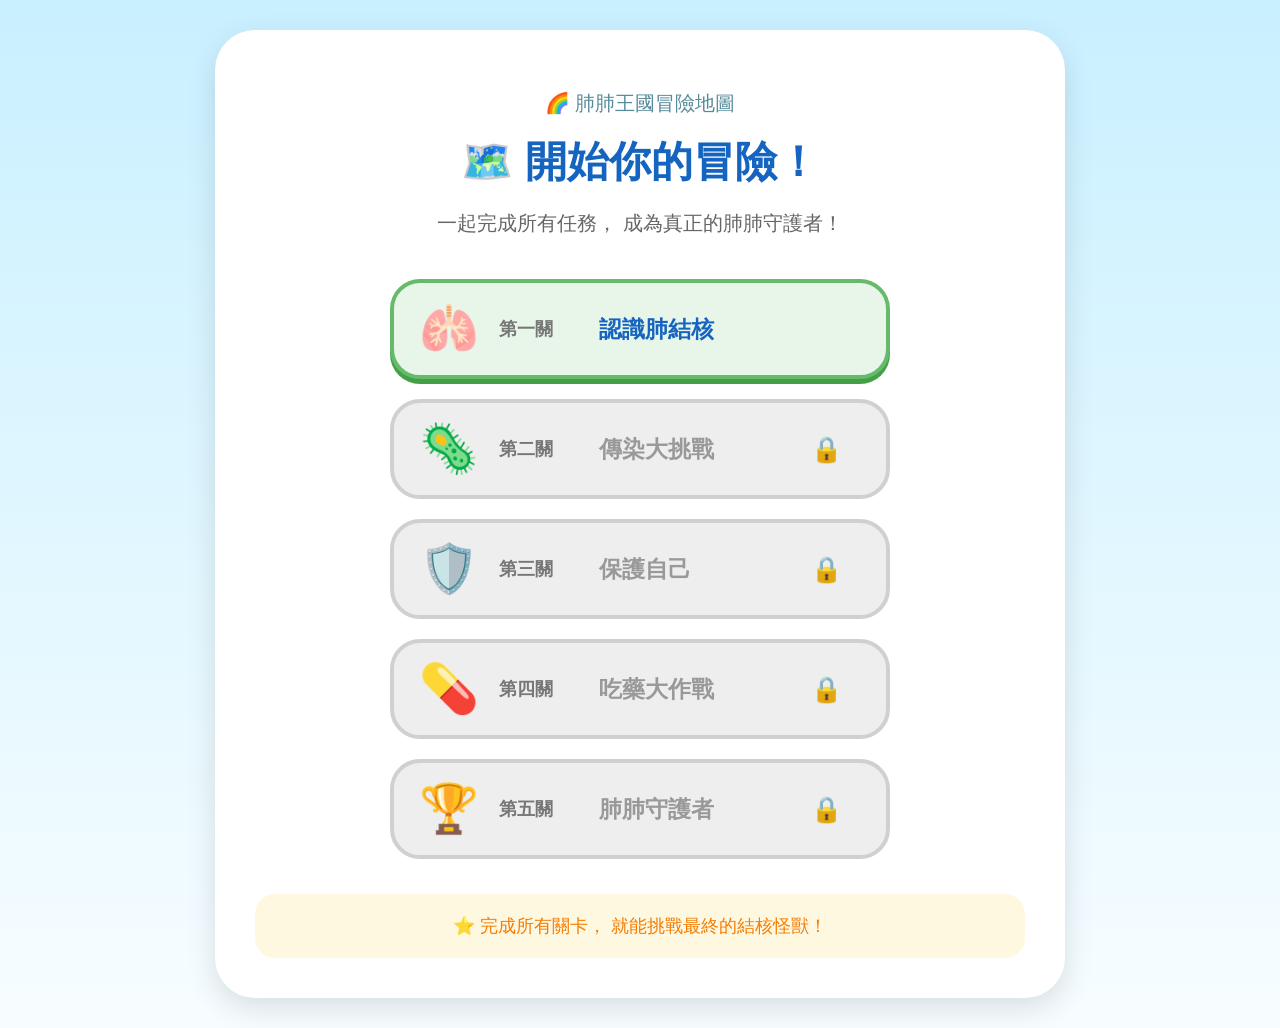
<file: map.html>
<!DOCTYPE html>
<html lang="zh-Hant">

<head>

    <meta charset="UTF-8">

    <meta
        name="viewport"
        content="width=device-width, initial-scale=1.0"
    >

    <title>肺肺王國冒險地圖</title>

    <link rel="stylesheet" href="css/style.css">

</head>


<body>

    <main class="map-page">

        <div class="map-card">

            <p class="small-title">
                🌈 肺肺王國冒險地圖
            </p>

            <h1>
                🗺️ 開始你的冒險！
            </h1>

            <p class="map-intro">
                一起完成所有任務，
                成為真正的肺肺守護者！
            </p>


            <!-- 關卡地圖 -->

            <div class="level-map">


                <!-- 第一關 -->

                <a
    href="level1.html"
    class="level level-1 unlocked"
>

    <span class="level-icon">
        🫁
    </span>

    <span class="level-number">
        第一關
    </span>

    <span class="level-title">
        認識肺結核
    </span>

</a>


                <!-- 第二關 -->

               
<a
    id="level2-link"
    class="level level-2 locked"
    href="#"
>
    <span class="level-icon">🦠</span>
    <span class="level-number">第二關</span>
    <span class="level-title">傳染大挑戰</span>
    <span class="lock">🔒</span>
</a>
                   

       
<!-- 第三關 -->

<a
    id="level3-link"
    class="level level-3 locked"
    href="#"
>
    <span class="level-icon">🛡️</span>

    <span class="level-number">
        第三關
    </span>

    <span class="level-title">
        保護自己
    </span>

    <span class="lock">🔒</span>
</a>



                
<!-- 第四關 -->

<a
    id="level4-link"
    class="level level-4 locked"
    href="#"
>
    <span class="level-icon">💊</span>

    <span class="level-number">
        第四關
    </span>

    <span class="level-title">
        吃藥大作戰
    </span>

    <span class="lock">🔒</span>
</a>



               
<!-- 第五關 -->

<a
    id="level5-link"
    class="level level-5 locked"
    href="#"
>
    <span class="level-icon">🏆</span>

    <span class="level-number">
        第五關
    </span>

    <span class="level-title">
        肺肺守護者
    </span>

    <span class="lock">🔒</span>
</a>



            </div>


            <div class="map-footer">

                ⭐ 完成所有關卡，
                就能挑戰最終的結核怪獸！

            </div>

        </div>

    </main>


<script>
document.addEventListener("DOMContentLoaded", function () {

    const level2 = document.getElementById("level2-link");

    const completed =
        localStorage.getItem("level1Completed");

    if (completed === "true") {

        level2.classList.remove("locked");
        level2.classList.add("unlocked");

        level2.querySelector(".lock").textContent = "🔓";

        level2.href = "level2.html";

    } else {

        level2.addEventListener("click", function(event) {
            event.preventDefault();
            alert("🔒 請先完成第一關喔！");
        });

    }

});
</script>

    <script src="js/script.js"></script>

<script src="js/zhuyin.js"></script>


<script>
document.addEventListener("DOMContentLoaded", function () {

    const level3Link =
        document.getElementById("level3-link");

    const level2Completed =
        localStorage.getItem("level2Completed");

    if (!level3Link) return;

    if (level2Completed === "true") {

        level3Link.classList.remove("locked");
        level3Link.classList.add("unlocked");

        level3Link.href = "level3.html";

        level3Link.querySelector(".lock").textContent = "🔓";

    } else {

        level3Link.addEventListener("click", function (event) {
            event.preventDefault();
            alert("🔒 請先完成第二關喔！");
        });

    }

});
</script>


<script>
document.addEventListener("DOMContentLoaded", function () {

    const level4Link =
        document.getElementById("level4-link");

    if (!level4Link) return;

    const level3Completed =
        localStorage.getItem("level3Completed");

    if (level3Completed === "true") {

        level4Link.classList.remove("locked");
        level4Link.classList.add("unlocked");

        level4Link.href = "level4.html";

        level4Link.querySelector(".lock").textContent = "🔓";

    } else {

        level4Link.addEventListener("click", function (event) {
            event.preventDefault();
            alert("🔒 請先完成第三關喔！");
        });

    }

});
</script>


<script>
document.addEventListener("DOMContentLoaded", function () {

    const level5Link =
        document.getElementById("level5-link");

    if (!level5Link) return;

    const level4Completed =
        localStorage.getItem("level4Completed");

    if (level4Completed === "true") {

        level5Link.classList.remove("locked");
        level5Link.classList.add("unlocked");

        level5Link.href = "level5.html";

        level5Link.querySelector(".lock").textContent = "🔓";

    } else {

        level5Link.addEventListener("click", function (event) {
            event.preventDefault();

            alert("🔒 請先完成第四關喔！");
        });

    }

});
</script>


</body>

</html>
</file>
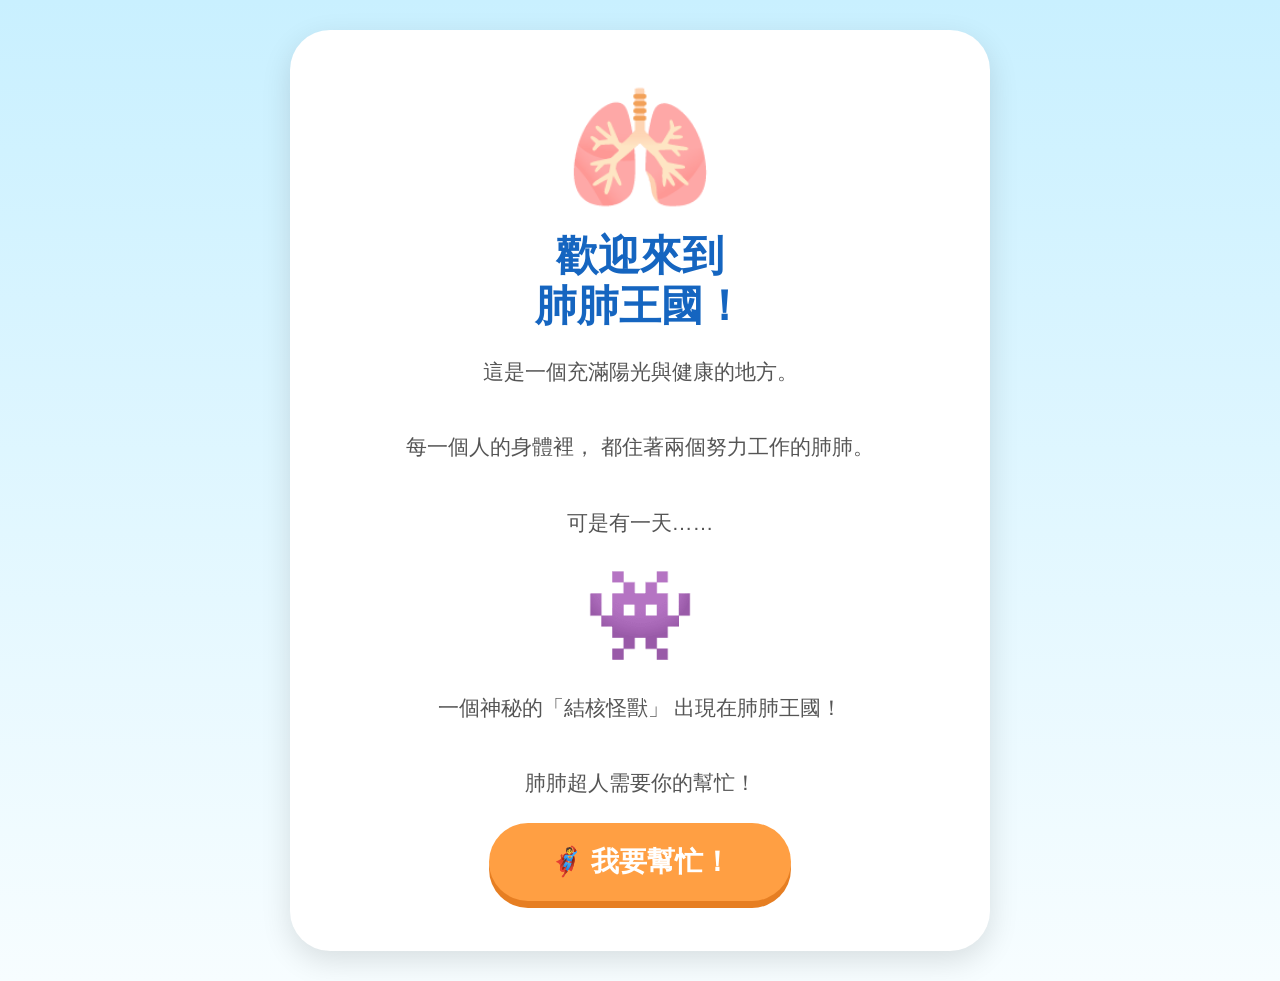
<file: story.html>
<!DOCTYPE html>
<html lang="zh-Hant">

<head>

    <meta charset="UTF-8">

    <meta
        name="viewport"
        content="width=device-width, initial-scale=1.0"
    >

    <title>肺肺王國的故事</title>

    <link rel="stylesheet" href="css/style.css">

</head>


<body>

    <main class="story-page">

        <div class="story-card">

            <div class="story-character">
                🫁
            </div>


            <h1>
                歡迎來到<br>
                肺肺王國！
            </h1>


            <p class="story-text">

                這是一個充滿陽光與健康的地方。

                <br><br>

                每一個人的身體裡，
                都住著兩個努力工作的肺肺。

                <br><br>

                可是有一天……

            </p>


            <div class="monster">
                👾
            </div>


            <p class="story-text">

                一個神秘的「結核怪獸」
                出現在肺肺王國！

                <br><br>

                肺肺超人需要你的幫忙！

            </p>


            <button
                class="start-button"
                onclick="goToCharacter()"
            >

                🦸 我要幫忙！

            </button>

        </div>

    </main>


    <script src="js/script.js"></script>

<script src="js/zhuyin.js"></script>

</body>

</html>
</file>
<file: css/style.css>
/* =========================
   基本設定
========================= */

* {
    box-sizing: border-box;
}

body {

    margin: 0;

    font-family:
        "Microsoft JhengHei",
        sans-serif;

    background:

        linear-gradient(
            #c9f0ff,
            #f7fdff
        );

    min-height: 100vh;

}


/* =========================
   首頁
========================= */

.home {

    min-height: 100vh;

    display: flex;

    flex-direction: column;

    align-items: center;

    text-align: center;

    padding: 40px 20px;

}


/* =========================
   標題
========================= */

.title-area {

    margin-top: 20px;

}

.small-title {

    font-size: 20px;

    color: #558b9b;

}

h1 {

    margin: 10px 0;

    font-size: 52px;

    line-height: 1.2;

    color: #1565c0;

    text-shadow:

        3px 3px 0px white;

}

.subtitle {

    font-size: 22px;

    line-height: 1.6;

    color: #555;

}


/* =========================
   肺肺超人
========================= */

.hero {

    margin-top: 20px;

    position: relative;

}


.lung-character {

    font-size: 150px;

    animation:

        float 3s ease-in-out infinite;

}


/* =========================
   對話框
========================= */

.speech {

    background: white;

    padding: 15px 25px;

    border-radius: 25px;

    font-size: 18px;

    color: #444;

    box-shadow:

        0 5px 15px
        rgba(0,0,0,0.1);

}


/* =========================
   開始按鈕
========================= */

.start-area {

    margin-top: 35px;

}


.start-button {

    border: none;

    background: #ff9f43;

    color: white;

    font-size: 28px;

    font-weight: bold;

    padding: 20px 60px;

    border-radius: 60px;

    cursor: pointer;

    box-shadow:

        0 7px 0 #e67e22;

    transition: 0.2s;

}


.start-button:hover {

    transform: translateY(-3px);

}


.start-button:active {

    transform: translateY(4px);

    box-shadow:

        0 3px 0 #e67e22;

}


/* =========================
   功能按鈕
========================= */

.menu {

    display: flex;

    gap: 20px;

    margin-top: 30px;

}


.menu-button {

    border: none;

    background: white;

    color: #1565c0;

    padding: 15px 25px;

    border-radius: 20px;

    font-size: 18px;

    cursor: pointer;

    box-shadow:

        0 4px 12px
        rgba(0,0,0,0.1);

}


/* =========================
   Footer
========================= */

footer {

    margin-top: 40px;

    color: #777;

}


/* =========================
   肺肺超人漂浮動畫
========================= */

@keyframes float {

    0% {

        transform:
            translateY(0px);

    }

    50% {

        transform:
            translateY(-15px);

    }

    100% {

        transform:
            translateY(0px);

    }

}
/* =========================
   故事頁
========================= */

.story-page {

    min-height: 100vh;

    display: flex;

    justify-content: center;

    align-items: center;

    padding: 30px 20px;

}


.story-card {

    width: min(700px, 90%);

    background: white;

    padding: 50px 40px;

    border-radius: 40px;

    text-align: center;

    box-shadow:

        0 10px 30px
        rgba(0,0,0,0.12);

}


.story-character {

    font-size: 120px;

    animation:

        float 3s ease-in-out infinite;

}


.story-card h1 {

    font-size: 42px;

    color: #1565c0;

}


.story-text {

    font-size: 21px;

    line-height: 1.8;

    color: #555;

}


.monster {

    font-size: 90px;

    margin: 20px;

    animation:

        monsterMove 2s
        ease-in-out infinite;

}


@keyframes monsterMove {

    0% {

        transform:
            rotate(-5deg);

    }

    50% {

        transform:
            rotate(5deg)
            scale(1.1);

    }

    100% {

        transform:
            rotate(-5deg);

    }

}
/* =========================
   角色選擇頁
========================= */

.character-page {

    min-height: 100vh;

    display: flex;

    justify-content: center;

    align-items: center;

    padding: 30px 20px;

}


.character-card {

    width: min(800px, 95%);

    background: white;

    padding: 50px 40px;

    border-radius: 40px;

    text-align: center;

    box-shadow:

        0 10px 30px
        rgba(0,0,0,0.12);

}


.character-card h1 {

    font-size: 42px;

    color: #1565c0;

    margin-bottom: 15px;

}


.character-intro {

    font-size: 20px;

    line-height: 1.8;

    color: #666;

}


.character-options {

    display: flex;

    justify-content: center;

    gap: 30px;

    margin: 40px 0;

}


.character-choice {

    width: 220px;

    padding: 25px;

    border: 4px solid transparent;

    border-radius: 30px;

    background: #f5fbff;

    font-size: 22px;

    color: #1565c0;

    cursor: pointer;

    transition: 0.2s;

}


.character-choice:hover {

    transform: translateY(-8px);

    border-color: #64b5f6;

    background: #e3f5ff;

}


.character-choice.selected {

    border-color: #ffab40;

    background: #fff3e0;

}


.character-icon {

    font-size: 100px;

    margin-bottom: 10px;

}


.selected-message {

    min-height: 35px;

    font-size: 20px;

    color: #555;

    margin-bottom: 25px;

}


#confirm-button:disabled {

    opacity: 0.5;

    cursor: not-allowed;

}


@media (max-width: 600px) {

    .character-options {

        flex-direction: column;

        align-items: center;

    }

}
/* =========================
   關卡地圖
========================= */

.map-page {

    min-height: 100vh;

    padding: 30px 20px;

    display: flex;

    justify-content: center;

    align-items: center;

}


.map-card {

    width: min(850px, 95%);

    background: white;

    padding: 40px;

    border-radius: 40px;

    text-align: center;

    box-shadow:
        0 10px 30px
        rgba(0,0,0,0.12);

}


.map-card h1 {

    color: #1565c0;

    font-size: 42px;

}


.map-intro {

    color: #666;

    font-size: 20px;

    line-height: 1.6;

}


/* 關卡排列 */

.level-map {

    display: flex;

    flex-direction: column;

    align-items: center;

    gap: 20px;

    margin-top: 40px;

}


/* 每一關 */

.level {

    position: relative;

    width: min(500px, 90%);

    min-height: 100px;

    border: none;

    border-radius: 30px;

    display: grid;

    grid-template-columns: 80px 100px 1fr 50px;

    align-items: center;

    text-align: left;

    padding: 15px 25px;

    font-family:
        "Microsoft JhengHei",
        sans-serif;

    cursor: pointer;

    transition: 0.2s;

}


/* 可以玩的關卡 */

.level.unlocked {

    background: #e8f5e9;

    border: 4px solid #66bb6a;

    box-shadow:
        0 5px 0 #43a047;

}


.level.unlocked:hover {

    transform:
        scale(1.03)
        translateY(-3px);

}


/* 鎖住的關卡 */

.level.locked {

    background: #eeeeee;

    border: 4px solid #d0d0d0;

    color: #999;

    cursor: not-allowed;

}


/* 關卡圖示 */

.level-icon {

    font-size: 48px;

}


/* 第幾關 */

.level-number {

    font-size: 18px;

    font-weight: bold;

    color: #777;

}


/* 關卡名稱 */

.level-title {

    font-size: 23px;

    font-weight: bold;

    color: #1565c0;

}


.level.locked .level-title {

    color: #999;

}


/* 鎖頭 */

.lock {

    font-size: 25px;

}


.map-footer {

    margin-top: 35px;

    padding: 20px;

    background: #fff8e1;

    border-radius: 20px;

    color: #f57c00;

    font-size: 18px;

}


@media (max-width: 600px) {

    .level {

        grid-template-columns:
            60px 80px 1fr 35px;

        padding: 12px;

    }

    .level-icon {

        font-size: 38px;

    }

    .level-title {

        font-size: 18px;

    }

}
/* =========================
   第一關遊戲
========================= */

.game-page {

    min-height: 100vh;

    padding: 30px 20px;

    display: flex;

    justify-content: center;

    align-items: center;

}


.game-card {

    width: min(850px, 95%);

    background: white;

    padding: 35px;

    border-radius: 40px;

    box-shadow:
        0 10px 30px
        rgba(0,0,0,0.12);

    text-align: center;

}


.game-header {

    display: flex;

    justify-content: space-between;

    font-size: 20px;

    font-weight: bold;

    color: #1565c0;

}


/* 角色 */

.game-characters {

    display: flex;

    justify-content: center;

    align-items: center;

    gap: 40px;

    margin: 30px 0;

}


.game-character {

    width: 180px;

}


.character-big {

    font-size: 100px;

}


.character-name {

    font-size: 20px;

    font-weight: bold;

    color: #555;

}


.game-vs {

    font-size: 30px;

    font-weight: bold;

    color: #ef5350;

}


.monster-character {

    animation:
        monsterMove 1.5s
        ease-in-out infinite;

}


/* 對話框 */

.game-message {

    background: #e3f2fd;

    padding: 20px;

    border-radius: 25px;

    font-size: 20px;

    line-height: 1.7;

    margin-bottom: 25px;

}


/* 題目 */

.question-box {

    background: #fff8e1;

    padding: 25px;

    border-radius: 30px;

}


.question-box h2 {

    font-size: 25px;

    color: #555;

}


.answer-options {

    display: grid;

    grid-template-columns:
        1fr 1fr;

    gap: 15px;

    margin-top: 20px;

}


.answer {

    border: 3px solid #bbdefb;

    background: white;

    padding: 18px;

    border-radius: 20px;

    font-size: 20px;

    font-family:
        "Microsoft JhengHei",
        sans-serif;

    cursor: pointer;

    transition: 0.2s;

}


.answer:hover {

    background: #e3f2fd;

    transform: scale(1.03);

}


/* 答對 */

.answer.correct {

    background: #c8e6c9;

    border-color: #66bb6a;

}


/* 答錯 */

.answer.wrong {

    background: #ffcdd2;

    border-color: #ef5350;

}


/* 回饋 */

.feedback {

    min-height: 60px;

    margin: 20px 0;

    font-size: 22px;

    font-weight: bold;

}


@media (max-width: 600px) {

    .game-characters {

        gap: 10px;

    }


    .character-big {

        font-size: 70px;

    }


    .answer-options {

        grid-template-columns: 1fr;

    }

}
/* =========================
   第二關
========================= */

.level-description {

    font-size: 19px;

    line-height: 1.8;

    color: #666;

    margin-bottom: 25px;

}


.scenario-box {

    background: #e3f2fd;

    padding: 30px;

    border-radius: 30px;

    margin: 25px auto;

    width: min(600px, 90%);

}


.scenario-icon {

    font-size: 90px;

    margin-bottom: 15px;

}


.scenario-box h2 {

    color: #1565c0;

    font-size: 28px;

}


.scenario-box p {

    font-size: 22px;

    line-height: 1.6;

    color: #444;

}


/* 正確回答 */

.answer.correct {

    background: #c8e6c9;

    border-color: #43a047;

}


/* 錯誤回答 */

.answer.wrong {

    background: #ffcdd2;

    border-color: #e53935;

}
.level {
    text-decoration: none;
}

/* 肺肺王國：國字注音 */


/* 國字右側注音 */


/* 肺肺王國：國字右側直排注音 */


/* 國字與注音並排 */


/* 肺肺王國：右側直排注音 */

.zhuyin-ruby {
    display: inline-flex;
    flex-direction: row;
    align-items: center;
    vertical-align: middle;
    white-space: nowrap;
    margin-right: 0.08em;
    line-height: 1.4;
    ruby-position: over;
}

.zhuyin-base {
    display: inline-block;
}

.zhuyin-reading {
    display: inline-flex;
    position: relative;
    align-items: center;
    margin-left: 0.04em;
    font-size: 0.3em;
    font-weight: normal;
    color: #555;
    line-height: 1;
}

.zhuyin-sounds {
    display: inline-block;
    writing-mode: vertical-rl;
    text-orientation: upright;
    line-height: 1;
}

.zhuyin-tone {
    display: inline-block;
    position: absolute;
    left: 100%;
    top: 40%;
    font-size: 1em;
}

.zhuyin-tone.light-tone {
    top: -0.7em;
    left: 0;
}



/* 新版注音：國字右側直排 */

ruby {
    display: inline-flex;
    flex-direction: row;
    align-items: center;
    vertical-align: middle;
    white-space: nowrap;
    margin-right: 0.08em;
}

ruby rt {
    display: block;
    writing-mode: vertical-rl;
    text-orientation: upright;
    font-size: 0.3em;
    font-weight: normal;
    line-height: 1;
    margin-left: 0.08em;
    color: inherit;
}

/* 國小課本風格：直式注音 */
ruby {
    display: inline-flex;
    flex-direction: row;
    align-items: center;
    vertical-align: middle;
    white-space: nowrap;
    margin-right: 0.12em;
}

ruby rt {
    position: relative;
    display: inline-flex;
    flex-direction: row;
    align-items: center;
    justify-content: center;
    writing-mode: horizontal-tb;
    font-size: 0.35em;
    font-weight: normal;
    line-height: 1;
    margin-left: 0.08em;
    color: inherit;
}

ruby rt .zhuyin-symbols {
    display: inline-block;
    writing-mode: vertical-rl;
    text-orientation: upright;
    white-space: nowrap;
    line-height: 1;
}

/* 二、三、四聲：放在注音右側 */
ruby rt .zhuyin-tone.tone-normal {
    position: absolute;
    top: 50%;
    left: 100%;
    transform: translateY(-50%);
    font-size: 0.9em;
    line-height: 1;
}

/* 輕聲：放在注音上方 */
ruby rt .zhuyin-tone.tone-light {
    position: absolute;
    top: -0.85em;
    left: 0;
    font-size: 0.9em;
    line-height: 1;
}


/* 調整國字與直式注音的間距 */
ruby {
    display: inline-flex;
    flex-direction: row;
    align-items: center;
    vertical-align: middle;
    white-space: nowrap;
    margin-right: 0.32em;
    gap: 0.08em;
}

ruby rt {
    position: relative;
    display: inline-flex;
    align-items: center;
    justify-content: center;
    font-size: 0.42em;
    line-height: 1;
    margin-left: 0;
    padding-right: 0.35em;
}

ruby rt .zhuyin-symbols {
    display: inline-block;
    writing-mode: vertical-rl;
    text-orientation: upright;
    line-height: 1;
}

ruby rt .zhuyin-tone.tone-normal {
    position: absolute;
    top: 50%;
    left: 100%;
    transform: translateY(-50%);
}

ruby rt .zhuyin-tone.tone-light {
    position: absolute;
    top: -0.85em;
    left: 0;
    transform: none;
}
</file>
